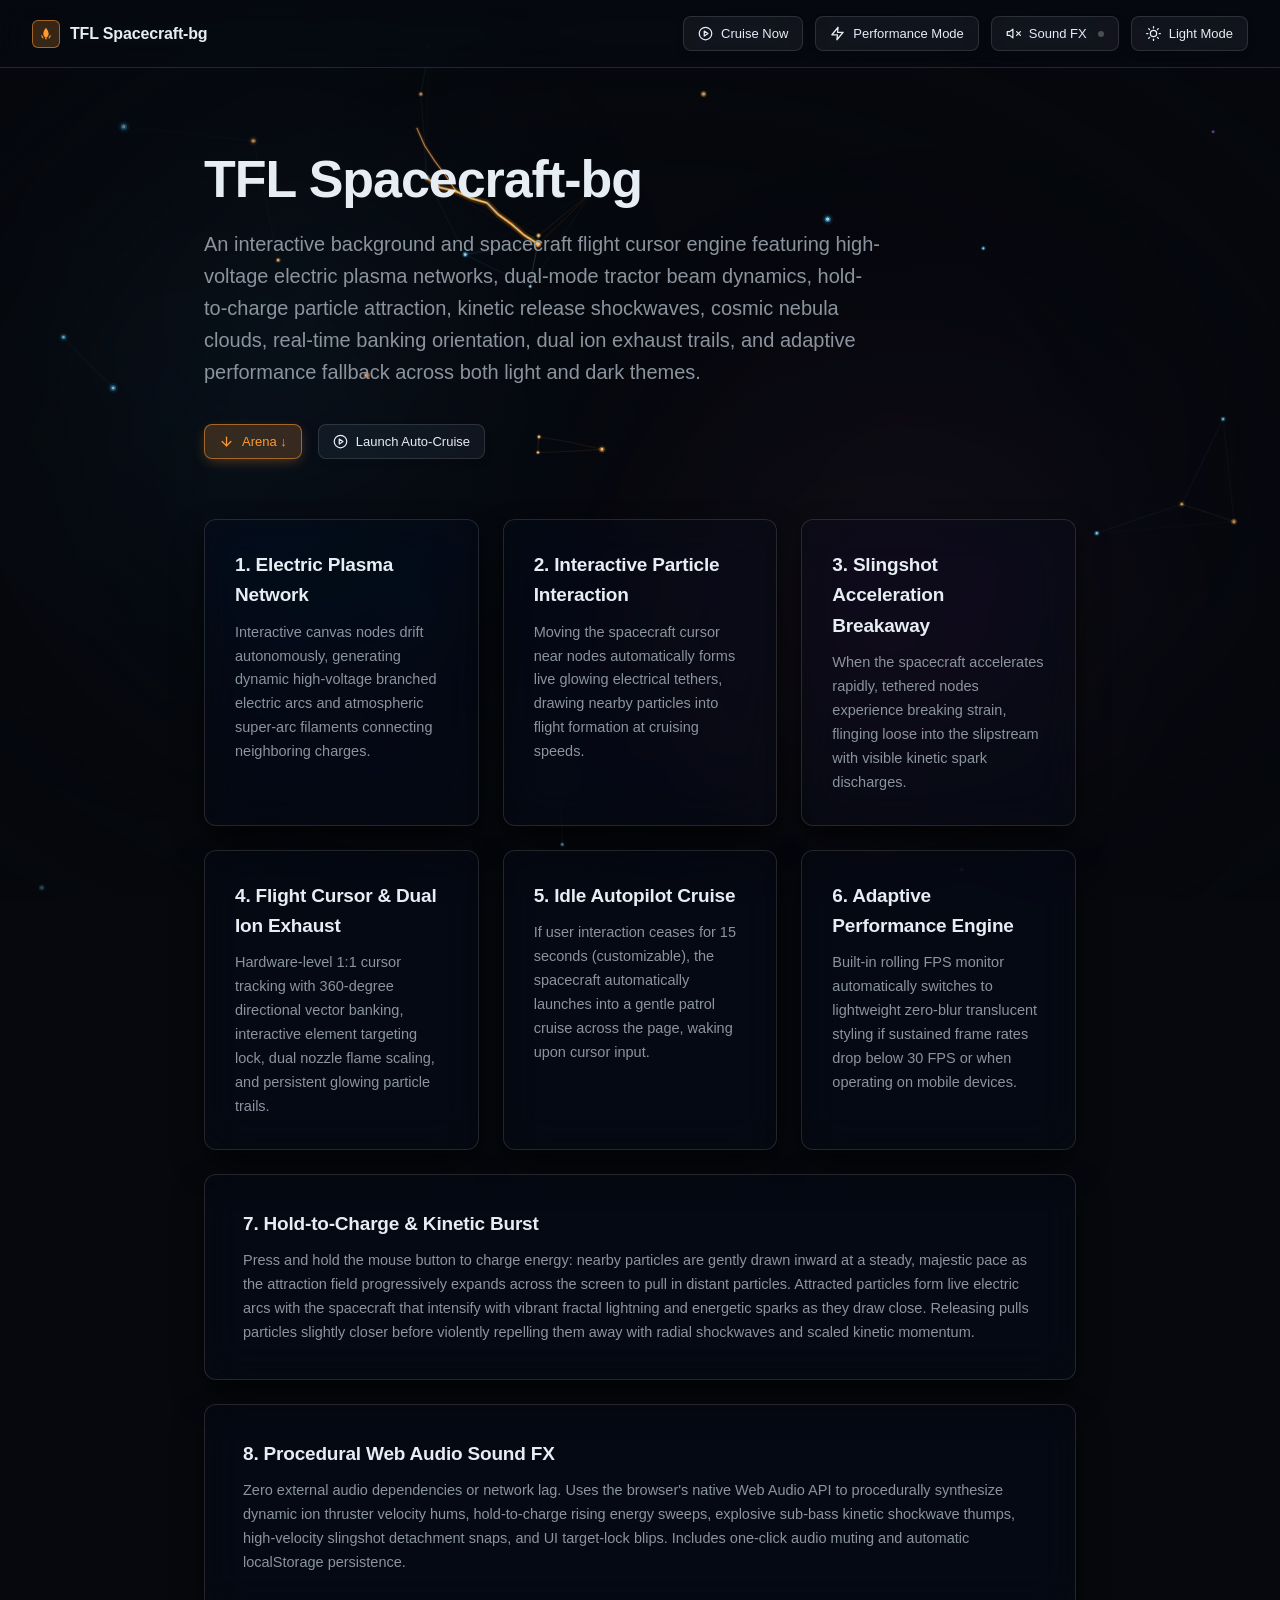
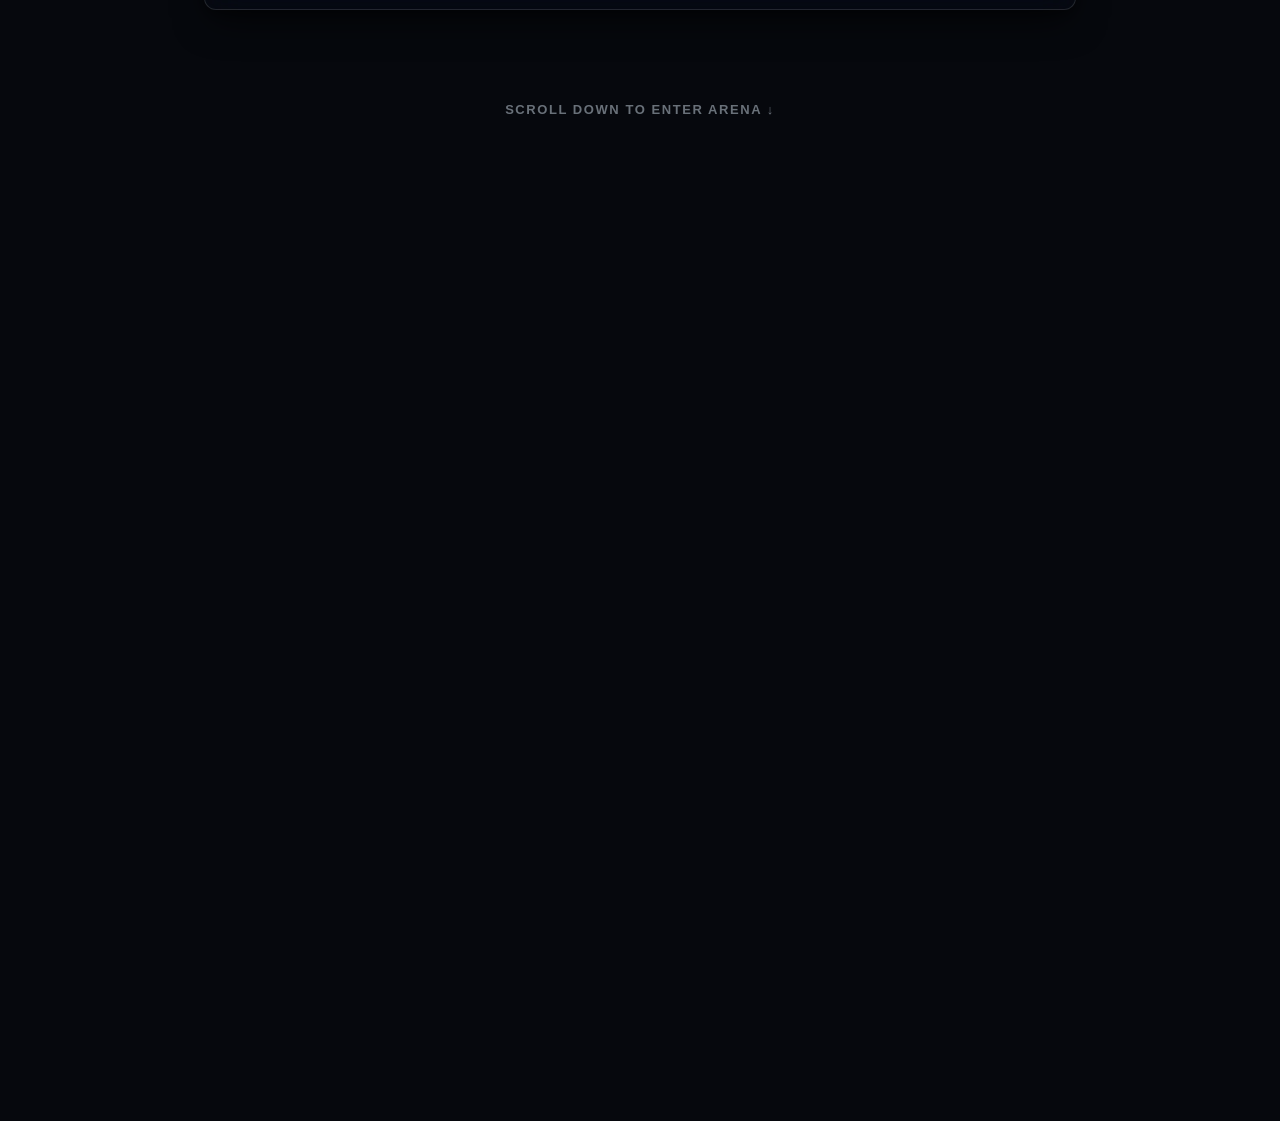
<file: index.html>
<!DOCTYPE html>
<html lang="en" data-theme="dark">
<head>
  <meta charset="UTF-8">
  <meta name="viewport" content="width=device-width, initial-scale=1.0">
  <title>TFL Spacecraft-bg — Interactive Demo</title>
  <meta name="theme-color" content="#06080d">

  <!-- Spacecraft FX Stylesheet (Includes Light & Dark Themes + Glass Utilities) -->
  <link rel="stylesheet" href="spacecraft-fx.css">

  <style>
    *, *::before, *::after {
      box-sizing: border-box;
      margin: 0;
      padding: 0;
    }

    html {
      scroll-behavior: smooth;
    }

    body {
      font-family: -apple-system, BlinkMacSystemFont, "Segoe UI", Roboto, Helvetica, Arial, sans-serif;
      background-color: var(--fx-bg);
      color: var(--fx-text);
      overflow-x: hidden;
      line-height: 1.6;
      transition: background-color 0.3s ease, color 0.3s ease;
    }

    /* Floating Header with Auto-Hide in Full Viewport Arena */
    .demo-header {
      position: fixed;
      top: 0;
      left: 0;
      right: 0;
      z-index: 100;
      display: flex;
      justify-content: space-between;
      align-items: center;
      padding: 16px 32px;
      backdrop-filter: blur(14px);
      -webkit-backdrop-filter: blur(14px);
      border-bottom: 1px solid var(--fx-glass-border);
      background: var(--fx-glass-bg);
      transition: transform 0.35s cubic-bezier(0.4, 0, 0.2, 1), background 0.3s ease, border-color 0.3s ease;
    }

    .demo-header.header-hidden {
      transform: translateY(-100%);
    }

    .demo-logo {
      display: flex;
      align-items: center;
      gap: 10px;
      font-size: 16px;
      font-weight: 700;
      letter-spacing: -0.01em;
      color: var(--fx-text);
      text-decoration: none;
    }

    .demo-logo-icon {
      display: inline-flex;
      align-items: center;
      justify-content: center;
      width: 28px;
      height: 28px;
      border-radius: 6px;
      background: var(--fx-btn-primary-bg);
      border: 1px solid var(--fx-btn-primary-border);
      color: var(--fx-btn-primary-text);
      font-size: 14px;
    }

    .demo-nav-actions {
      display: flex;
      align-items: center;
      gap: 12px;
      flex-wrap: wrap;
    }

    .nav-btn {
      display: inline-flex;
      align-items: center;
      justify-content: center;
      gap: 8px;
      padding: 8px 14px;
      font-size: 13px;
      font-weight: 500;
      line-height: 1;
      height: 35px;
      box-sizing: border-box;
      cursor: pointer;
      vertical-align: middle;
    }

    .nav-btn > span {
      display: inline-flex;
      align-items: center;
      line-height: 1;
    }

    .nav-icon,
    #sound-icon,
    #theme-icon {
      display: inline-flex;
      align-items: center;
      justify-content: center;
      width: 15px;
      height: 15px;
      line-height: 1;
      flex-shrink: 0;
    }

    .nav-btn svg {
      width: 15px;
      height: 15px;
      display: block;
      flex-shrink: 0;
    }

    .demo-content {
      position: relative;
      z-index: 1;
      max-width: 920px;
      margin: 0 auto;
      padding: 150px 24px 100px;
    }

    .badge {
      display: inline-flex;
      align-items: center;
      gap: 6px;
      font-size: 12px;
      font-weight: 700;
      text-transform: uppercase;
      letter-spacing: 0.1em;
      color: var(--fx-accent);
      background: rgba(var(--fx-accent-rgb), 0.12);
      border: 1px solid rgba(var(--fx-accent-rgb), 0.35);
      border-radius: 999px;
      padding: 5px 14px;
      margin-bottom: 22px;
      backdrop-filter: blur(10px);
      -webkit-backdrop-filter: blur(10px);
    }

    .badge-dot {
      width: 6px;
      height: 6px;
      border-radius: 50%;
      background-color: var(--fx-accent);
      box-shadow: 0 0 8px var(--fx-accent);
    }

    h1 {
      font-size: clamp(34px, 5vw, 52px);
      font-weight: 800;
      line-height: 1.15;
      margin-bottom: 18px;
      letter-spacing: -0.02em;
    }

    p.lead {
      font-size: clamp(17px, 2.2vw, 20px);
      color: var(--fx-text-muted);
      margin-bottom: 36px;
      max-width: 680px;
      line-height: 1.6;
    }

    .btn-group {
      display: flex;
      flex-wrap: wrap;
      gap: 16px;
      margin-bottom: 60px;
    }

    .cards-grid {
      display: grid;
      grid-template-columns: repeat(auto-fit, minmax(260px, 1fr));
      gap: 24px;
      margin-top: 40px;
    }

    .card-span-full {
      grid-column: 1 / -1;
    }

    .card-span-full .card-inner {
      padding: 34px 38px;
    }

    .card-inner {
      padding: 30px;
      height: 100%;
      display: flex;
      flex-direction: column;
    }

    .card-icon {
      font-size: 22px;
      margin-bottom: 16px;
      display: inline-block;
    }

    .card h3 {
      font-size: 19px;
      font-weight: 700;
      margin-bottom: 10px;
      color: var(--fx-text);
      letter-spacing: -0.01em;
    }

    .card p {
      color: var(--fx-text-muted);
      font-size: 14.5px;
      line-height: 1.65;
    }

    .scroll-hint {
      margin-top: 90px;
      text-align: center;
      color: var(--fx-text-muted);
      font-size: 13px;
      letter-spacing: 0.12em;
      text-transform: uppercase;
      font-weight: 600;
      opacity: 0.75;
    }



    /* Full Viewport Free Flight Arena */
    .arena-section {
      position: relative;
      width: 100vw;
      height: 100vh;
      min-height: 100vh;
      pointer-events: none;
    }
  </style>
</head>
<body>

  <!-- Floating Header with Theme Switcher and Mode Controls -->
  <header class="demo-header">
    <div class="demo-logo">
      <span class="demo-logo-icon">
        <svg viewBox="0 0 24 24" width="16" height="16" fill="currentColor">
          <path d="M12 2.5s-4 4.5-4 9.5c0 2.2 1.3 4 3 4.8V19l1 2 1-2v-2.2c1.7-.8 3-2.6 3-4.8 0-5-4-9.5-4-9.5zM6 13c-.6 0-1 .4-1 1 0 2.5 1.5 4.5 3 5.2V16.5C6.8 15.6 6 14.4 6 13zm12 0c0 1.4-.8 2.6-2 3.5v2.7c1.5-.7 3-2.7 3-5.2 0-.6-.4-1-1-1z"/>
        </svg>
      </span>
      <span>TFL Spacecraft-bg</span>
    </div>

    <div class="demo-nav-actions">
      <!-- Instant Auto-Cruise Test Button -->
      <button id="cruise-test-btn" class="fx-glass-btn fx-glass-btn-secondary nav-btn" title="Instantly trigger Idle Auto-Cruise without waiting 15 seconds">
        <span class="nav-icon">
          <svg viewBox="0 0 24 24" fill="none" stroke="currentColor" stroke-width="2" stroke-linecap="round" stroke-linejoin="round">
            <circle cx="12" cy="12" r="10"></circle>
            <polygon points="10 8 16 12 10 16 10 8"></polygon>
          </svg>
        </span>
        <span>Cruise Now</span>
      </button>

      <!-- Mode activation toggle -->
      <button id="lowperf-toggle-btn" class="fx-glass-btn fx-glass-btn-secondary nav-btn" title="Toggle Low-Performance Mode (< 30 FPS mode)">
        <span class="nav-icon">
          <svg viewBox="0 0 24 24" fill="none" stroke="currentColor" stroke-width="2" stroke-linecap="round" stroke-linejoin="round">
            <polygon points="13 2 3 14 12 14 11 22 21 10 12 10 13 2"></polygon>
          </svg>
        </span>
        <span id="lowperf-label">Performance Mode</span>
      </button>

      <!-- Sound FX Toggle Button -->
      <button id="sound-toggle-btn" class="fx-glass-btn fx-glass-btn-secondary nav-btn" aria-label="Toggle sound effects" title="Toggle Synthesized Sci-Fi Sound FX">
        <span id="sound-icon" class="nav-icon">
          <svg viewBox="0 0 24 24" fill="none" stroke="currentColor" stroke-width="2" stroke-linecap="round" stroke-linejoin="round">
            <polygon points="11 5 6 9 2 9 2 15 6 15 11 19 11 5"></polygon>
            <line x1="23" y1="9" x2="17" y2="15"></line>
            <line x1="17" y1="9" x2="23" y2="15"></line>
          </svg>
        </span>
        <span id="sound-label">Sound FX</span>
        <span class="nav-sound-dot" aria-hidden="true"></span>
      </button>

      <!-- Theme Switcher -->
      <button id="theme-toggle-btn" class="fx-glass-btn fx-glass-btn-secondary nav-btn" aria-label="Toggle light or dark theme" title="Toggle Light / Dark Theme">
        <span id="theme-icon" class="nav-icon">
          <!-- Default Moon Icon for Dark Theme -->
          <svg viewBox="0 0 24 24" fill="none" stroke="currentColor" stroke-width="2" stroke-linecap="round" stroke-linejoin="round">
            <path d="M21 12.79A9 9 0 1 1 11.21 3 7 7 0 0 0 21 12.79z"></path>
          </svg>
        </span>
        <span id="theme-label">Light Mode</span>
      </button>
    </div>
  </header>

  <!-- Demo Content -->
  <main class="demo-content">
    <h1>TFL Spacecraft-bg</h1>
    <p class="lead">
      An interactive background and spacecraft flight cursor engine featuring high-voltage electric plasma networks, dual-mode tractor beam dynamics, hold-to-charge particle attraction, kinetic release shockwaves, cosmic nebula clouds, real-time banking orientation, dual ion exhaust trails, and adaptive performance fallback across both light and dark themes.
    </p>

    <!-- Quick Navigation to Arena -->
    <div class="btn-group">
      <button class="fx-glass-btn fx-glass-btn-primary nav-btn" onclick="document.getElementById('arena').scrollIntoView({ behavior: 'smooth' });">
        <svg viewBox="0 0 24 24" fill="none" stroke="currentColor" stroke-width="2" stroke-linecap="round" stroke-linejoin="round">
          <line x1="12" y1="5" x2="12" y2="19"></line>
          <polyline points="19 12 12 19 5 12"></polyline>
        </svg>
        <span>Arena &darr;</span>
      </button>
      <button class="fx-glass-btn fx-glass-btn-secondary nav-btn" onclick="if (window.SpacecraftFX && window.SpacecraftFX.triggerAutoCruise) window.SpacecraftFX.triggerAutoCruise();">
        <svg viewBox="0 0 24 24" fill="none" stroke="currentColor" stroke-width="2" stroke-linecap="round" stroke-linejoin="round">
          <circle cx="12" cy="12" r="10"></circle>
          <polygon points="10 8 16 12 10 16 10 8"></polygon>
        </svg>
        <span>Launch Auto-Cruise</span>
      </button>
    </div>

    <!-- Features Cards Grid (7 Interactive Features) -->
    <div class="cards-grid">
      <div class="fx-glass-card card">
        <div class="card-inner">
          <h3>1. Electric Plasma Network</h3>
          <p>Interactive canvas nodes drift autonomously, generating dynamic high-voltage branched electric arcs and atmospheric super-arc filaments connecting neighboring charges.</p>
        </div>
      </div>

      <div class="fx-glass-card card">
        <div class="card-inner">
          <h3>2. Interactive Particle Interaction</h3>
          <p>Moving the spacecraft cursor near nodes automatically forms live glowing electrical tethers, drawing nearby particles into flight formation at cruising speeds.</p>
        </div>
      </div>

      <div class="fx-glass-card card">
        <div class="card-inner">
          <h3>3. Slingshot Acceleration Breakaway</h3>
          <p>When the spacecraft accelerates rapidly, tethered nodes experience breaking strain, flinging loose into the slipstream with visible kinetic spark discharges.</p>
        </div>
      </div>

      <div class="fx-glass-card card">
        <div class="card-inner">
          <h3>4. Flight Cursor & Dual Ion Exhaust</h3>
          <p>Hardware-level 1:1 cursor tracking with 360-degree directional vector banking, interactive element targeting lock, dual nozzle flame scaling, and persistent glowing particle trails.</p>
        </div>
      </div>

      <div class="fx-glass-card card">
        <div class="card-inner">
          <h3>5. Idle Autopilot Cruise</h3>
          <p>If user interaction ceases for 15 seconds (customizable), the spacecraft automatically launches into a gentle patrol cruise across the page, waking upon cursor input.</p>
        </div>
      </div>

      <div class="fx-glass-card card">
        <div class="card-inner">
          <h3>6. Adaptive Performance Engine</h3>
          <p>Built-in rolling FPS monitor automatically switches to lightweight zero-blur translucent styling if sustained frame rates drop below 30 FPS or when operating on mobile devices.</p>
        </div>
      </div>

      <div class="fx-glass-card card card-span-full">
        <div class="card-inner">
          <h3>7. Hold-to-Charge & Kinetic Burst</h3>
          <p>Press and hold the mouse button to charge energy: nearby particles are gently drawn inward at a steady, majestic pace as the attraction field progressively expands across the screen to pull in distant particles. Attracted particles form live electric arcs with the spacecraft that intensify with vibrant fractal lightning and energetic sparks as they draw close. Releasing pulls particles slightly closer before violently repelling them away with radial shockwaves and scaled kinetic momentum.</p>
        </div>
      </div>

      <div class="fx-glass-card card card-span-full">
        <div class="card-inner">
          <h3>8. Procedural Web Audio Sound FX</h3>
          <p>Zero external audio dependencies or network lag. Uses the browser's native Web Audio API to procedurally synthesize dynamic ion thruster velocity hums, hold-to-charge rising energy sweeps, explosive sub-bass kinetic shockwave thumps, high-velocity slingshot detachment snaps, and UI target-lock blips. Includes one-click audio muting and automatic localStorage persistence.</p>
        </div>
      </div>
    </div>

    <div class="scroll-hint" onclick="document.getElementById('arena').scrollIntoView({ behavior: 'smooth' });" style="cursor: pointer;" title="Click to scroll into Arena">
      Scroll down to enter Arena &darr;
    </div>
  </main>

  <!-- Arena (100vh unobstructed space to play) -->
  <section class="arena-section" id="arena"></section>

  <!-- Spacecraft FX Script (automatically mounts canvases, cursor, and monitors themes) -->
  <script src="spacecraft-fx.js"></script>
  <script>
    // Theme toggle interaction
    var themeBtn = document.getElementById('theme-toggle-btn');
    var themeIcon = document.getElementById('theme-icon');
    var themeLabel = document.getElementById('theme-label');

    var sunSvg = '<svg viewBox="0 0 24 24" fill="none" stroke="currentColor" stroke-width="2" stroke-linecap="round" stroke-linejoin="round"><circle cx="12" cy="12" r="5"></circle><line x1="12" y1="1" x2="12" y2="3"></line><line x1="12" y1="21" x2="12" y2="23"></line><line x1="4.22" y1="4.22" x2="5.64" y2="5.64"></line><line x1="18.36" y1="18.36" x2="19.78" y2="19.78"></line><line x1="1" y1="12" x2="3" y2="12"></line><line x1="21" y1="12" x2="23" y2="12"></line><line x1="4.22" y1="19.78" x2="5.64" y2="18.36"></line><line x1="18.36" y1="5.64" x2="19.78" y2="4.22"></line></svg>';
    var moonSvg = '<svg viewBox="0 0 24 24" fill="none" stroke="currentColor" stroke-width="2" stroke-linecap="round" stroke-linejoin="round"><path d="M21 12.79A9 9 0 1 1 11.21 3 7 7 0 0 0 21 12.79z"></path></svg>';

    function syncThemeUI(theme) {
      if (theme === 'light') {
        themeIcon.innerHTML = moonSvg;
        themeLabel.textContent = 'Dark Mode';
        document.querySelector('meta[name="theme-color"]').setAttribute('content', '#f1f5f9');
      } else {
        themeIcon.innerHTML = sunSvg;
        themeLabel.textContent = 'Light Mode';
        document.querySelector('meta[name="theme-color"]').setAttribute('content', '#06080d');
      }
    }

    themeBtn.addEventListener('click', function() {
      if (window.SpacecraftFX && window.SpacecraftFX.toggleTheme) {
        var newTheme = window.SpacecraftFX.toggleTheme();
        syncThemeUI(newTheme);
      } else {
        var isCurrentlyLight = document.documentElement.getAttribute('data-theme') === 'light';
        var next = isCurrentlyLight ? 'dark' : 'light';
        document.documentElement.setAttribute('data-theme', next);
        syncThemeUI(next);
      }
    });

    // Check initial state
    syncThemeUI(document.documentElement.getAttribute('data-theme') || 'dark');

    // Low-perf / < 30 FPS toggle interaction
    var lowperfBtn = document.getElementById('lowperf-toggle-btn');
    var lowperfLabel = document.getElementById('lowperf-label');
    if (lowperfBtn) {
      lowperfBtn.addEventListener('click', function() {
        var isLow = document.documentElement.classList.contains('low-perf');
        if (!isLow) {
          if (window.SpacecraftFX && window.SpacecraftFX.enableLowPerfMode) {
            window.SpacecraftFX.enableLowPerfMode('demo_button_clicked');
          } else {
            document.documentElement.classList.add('low-perf');
          }
          lowperfLabel.textContent = 'Low-Perf Active';
          lowperfBtn.style.borderColor = 'var(--fx-accent)';
          lowperfBtn.style.color = 'var(--fx-accent)';
        } else {
          location.reload();
        }
      });
    }

    // Immediate Cruise Test button
    var cruiseBtn = document.getElementById('cruise-test-btn');
    if (cruiseBtn) {
      cruiseBtn.addEventListener('click', function() {
        if (window.SpacecraftFX && window.SpacecraftFX.triggerAutoCruise) {
          window.SpacecraftFX.triggerAutoCruise();
        }
      });
    }

    // Sound FX toggle interaction
    var soundBtn = document.getElementById('sound-toggle-btn');
    var soundIcon = document.getElementById('sound-icon');
    var soundLabel = document.getElementById('sound-label');

    var soundOnSvg = '<svg viewBox="0 0 24 24" fill="none" stroke="currentColor" stroke-width="2" stroke-linecap="round" stroke-linejoin="round"><polygon points="11 5 6 9 2 9 2 15 6 15 11 19 11 5"></polygon><path d="M19.07 4.93a10 10 0 0 1 0 14.14M15.54 8.46a5 5 0 0 1 0 7.07"></path></svg>';
    var soundOffSvg = '<svg viewBox="0 0 24 24" fill="none" stroke="currentColor" stroke-width="2" stroke-linecap="round" stroke-linejoin="round"><polygon points="11 5 6 9 2 9 2 15 6 15 11 19 11 5"></polygon><line x1="23" y1="9" x2="17" y2="15"></line><line x1="17" y1="9" x2="23" y2="15"></line></svg>';

    function syncSoundUI(enabled) {
      if (enabled) {
        soundIcon.innerHTML = soundOnSvg;
        soundBtn.classList.add('sound-active');
        soundBtn.setAttribute('title', 'Sound FX: Active (Click to mute)');
      } else {
        soundIcon.innerHTML = soundOffSvg;
        soundBtn.classList.remove('sound-active');
        soundBtn.setAttribute('title', 'Sound FX: Muted (Click to enable)');
      }
    }

    if (soundBtn) {
      soundBtn.addEventListener('click', function() {
        if (window.SpacecraftFX && window.SpacecraftFX.toggleAudio) {
          var newState = window.SpacecraftFX.toggleAudio();
          syncSoundUI(newState);
        }
      });
      // Initial state sync
      var initialAudio = (window.SpacecraftFX && window.SpacecraftFX.isAudioEnabled) ?
        window.SpacecraftFX.isAudioEnabled() :
        (localStorage.getItem('spacecraft_fx_audio') === 'true');
      syncSoundUI(initialAudio);
    }

    window.addEventListener('spacecraftfx:audiochange', function(e) {
      if (e.detail && typeof e.detail.enabled === 'boolean') {
        syncSoundUI(e.detail.enabled);
      }
    });

    // Auto-hide header when scrolled down into Arena
    var headerEl = document.querySelector('.demo-header');
    var arenaEl = document.getElementById('arena');
    var lastScrollY = window.scrollY;

    function handleHeaderScroll() {
      var currentScrollY = window.scrollY;
      var arenaRect = arenaEl ? arenaEl.getBoundingClientRect() : null;

      var isInArena = arenaRect && arenaRect.top <= 120;

      if (isInArena && currentScrollY > lastScrollY && currentScrollY > 250) {
        headerEl.classList.add('header-hidden');
      } else if (currentScrollY < lastScrollY || currentScrollY < 180) {
        headerEl.classList.remove('header-hidden');
      }
      lastScrollY = currentScrollY;
    }

    window.addEventListener('scroll', handleHeaderScroll, { passive: true });

    window.addEventListener('mousemove', function(e) {
      if (e.clientY < 28) {
        headerEl.classList.remove('header-hidden');
      }
    }, { passive: true });
  </script>
</body>
</html>
</file>
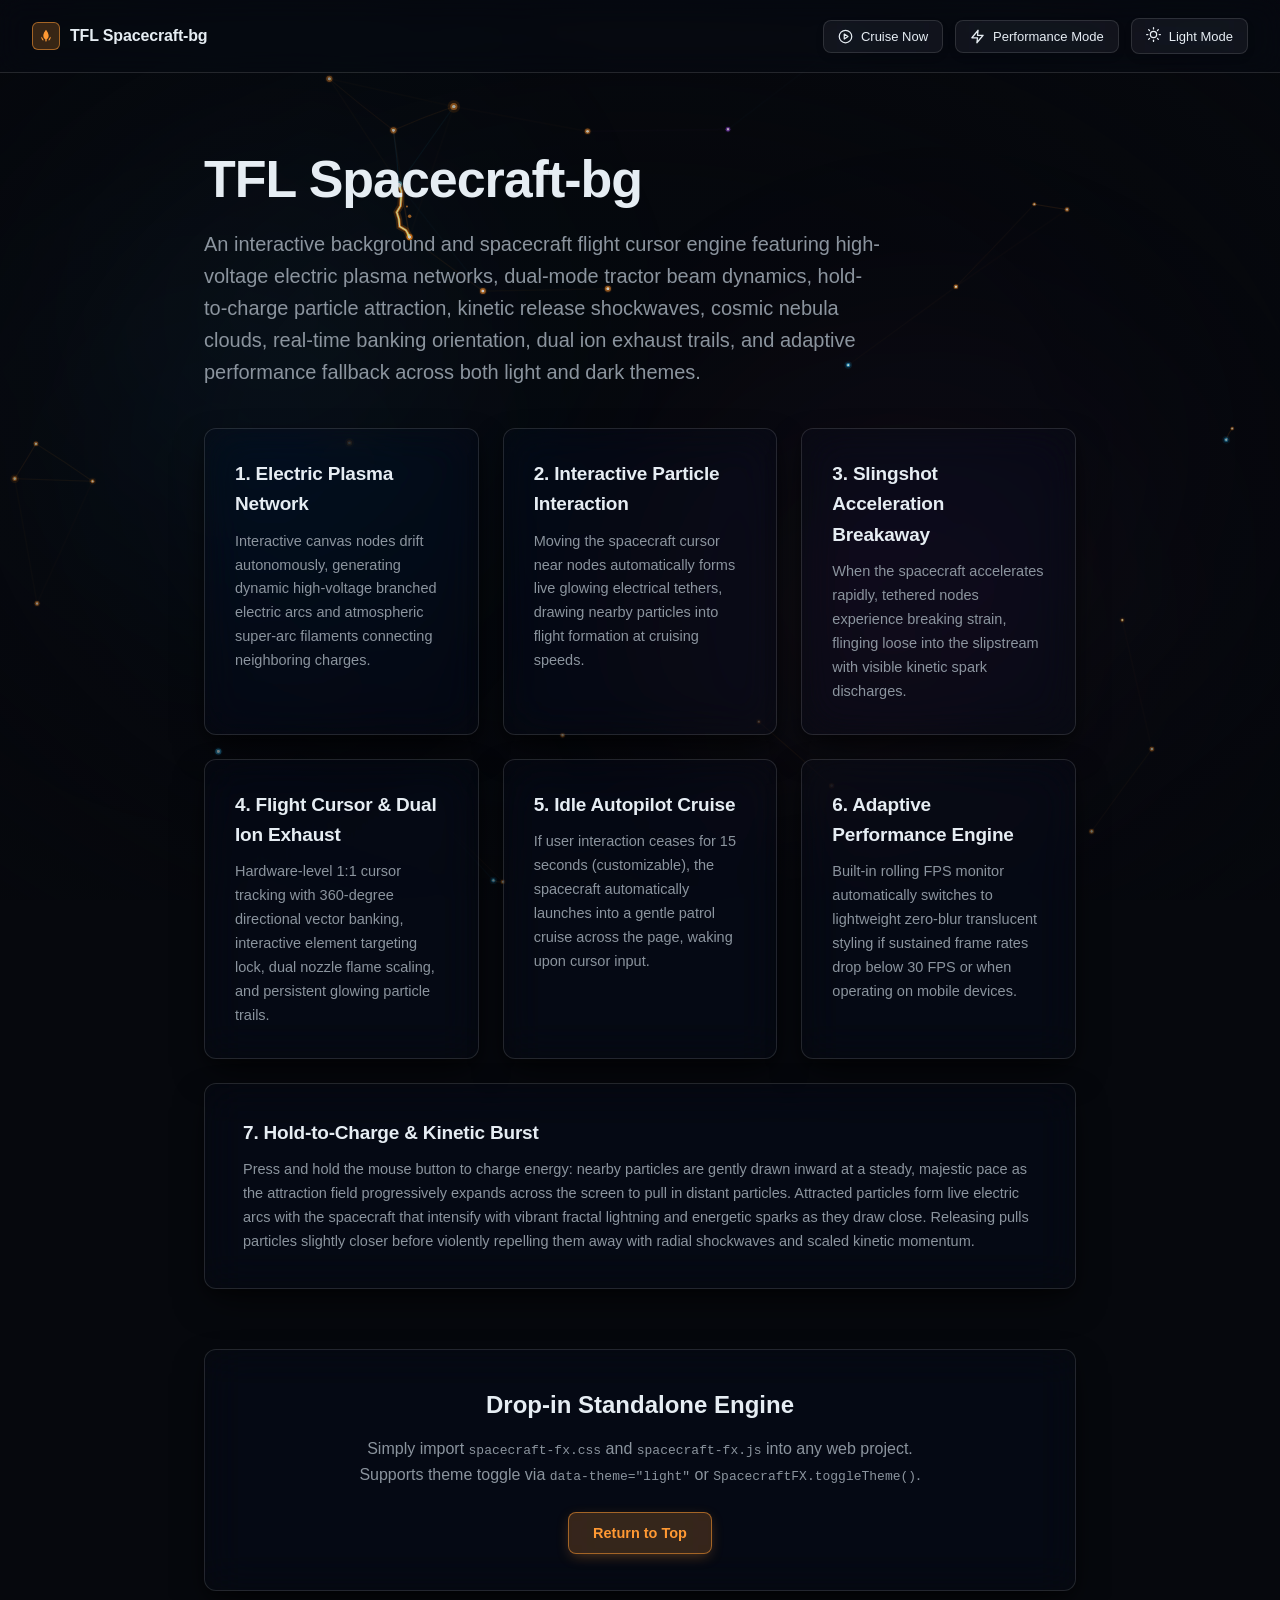
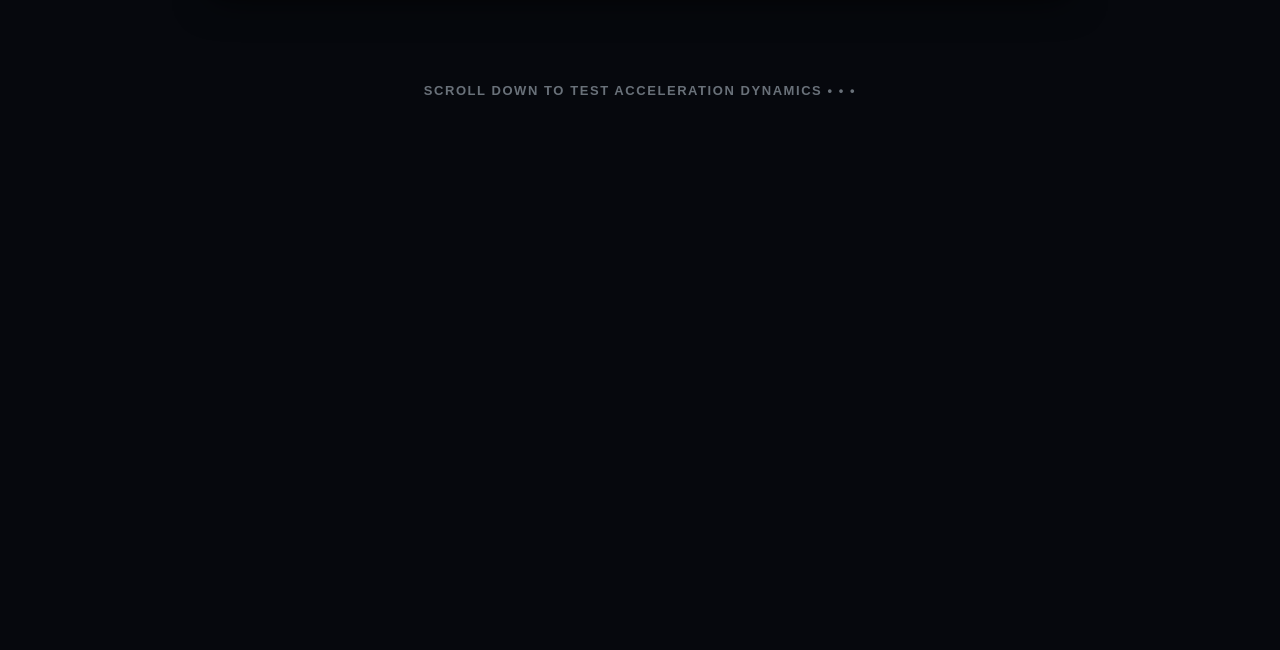
<file: demo.html>
<!DOCTYPE html>
<html lang="en" data-theme="dark">
<head>
  <meta charset="UTF-8">
  <meta name="viewport" content="width=device-width, initial-scale=1.0">
  <title>TFL Spacecraft-bg — Interactive Demo</title>
  <meta name="theme-color" content="#06080d">

  <!-- Spacecraft FX Stylesheet (Includes Light & Dark Themes + Glass Utilities) -->
  <link rel="stylesheet" href="spacecraft-fx.css">

  <style>
    *, *::before, *::after {
      box-sizing: border-box;
      margin: 0;
      padding: 0;
    }

    body {
      font-family: -apple-system, BlinkMacSystemFont, "Segoe UI", Roboto, Helvetica, Arial, sans-serif;
      background-color: var(--fx-bg);
      color: var(--fx-text);
      min-height: 250vh;
      overflow-x: hidden;
      line-height: 1.6;
      transition: background-color 0.3s ease, color 0.3s ease;
    }

    /* Floating Header with Theme Switcher */
    .demo-header {
      position: fixed;
      top: 0;
      left: 0;
      right: 0;
      z-index: 100;
      display: flex;
      justify-content: space-between;
      align-items: center;
      padding: 18px 32px;
      backdrop-filter: blur(14px);
      -webkit-backdrop-filter: blur(14px);
      border-bottom: 1px solid var(--fx-glass-border);
      background: var(--fx-glass-bg);
      transition: background 0.3s ease, border-color 0.3s ease;
    }

    .demo-logo {
      display: flex;
      align-items: center;
      gap: 10px;
      font-size: 16px;
      font-weight: 700;
      letter-spacing: -0.01em;
      color: var(--fx-text);
      text-decoration: none;
    }

    .demo-logo-icon {
      display: inline-flex;
      align-items: center;
      justify-content: center;
      width: 28px;
      height: 28px;
      border-radius: 6px;
      background: var(--fx-btn-primary-bg);
      border: 1px solid var(--fx-btn-primary-border);
      color: var(--fx-btn-primary-text);
      font-size: 14px;
    }

    .demo-nav-actions {
      display: flex;
      align-items: center;
      gap: 12px;
    }

    .nav-btn {
      display: inline-flex;
      align-items: center;
      gap: 8px;
      padding: 8px 14px;
      font-size: 13px;
      font-weight: 500;
      cursor: pointer;
    }

    .nav-btn svg {
      width: 15px;
      height: 15px;
      flex-shrink: 0;
    }

    .demo-content {
      position: relative;
      z-index: 1;
      max-width: 920px;
      margin: 0 auto;
      padding: 150px 24px 100px;
    }

    .badge {
      display: inline-flex;
      align-items: center;
      gap: 6px;
      font-size: 12px;
      font-weight: 700;
      text-transform: uppercase;
      letter-spacing: 0.1em;
      color: var(--fx-accent);
      background: rgba(var(--fx-accent-rgb), 0.12);
      border: 1px solid rgba(var(--fx-accent-rgb), 0.35);
      border-radius: 999px;
      padding: 5px 14px;
      margin-bottom: 22px;
      backdrop-filter: blur(10px);
      -webkit-backdrop-filter: blur(10px);
    }

    .badge-dot {
      width: 6px;
      height: 6px;
      border-radius: 50%;
      background-color: var(--fx-accent);
      box-shadow: 0 0 8px var(--fx-accent);
    }

    h1 {
      font-size: clamp(34px, 5vw, 52px);
      font-weight: 800;
      line-height: 1.15;
      margin-bottom: 18px;
      letter-spacing: -0.02em;
    }

    p.lead {
      font-size: clamp(17px, 2.2vw, 20px);
      color: var(--fx-text-muted);
      margin-bottom: 36px;
      max-width: 680px;
      line-height: 1.6;
    }

    .btn-group {
      display: flex;
      flex-wrap: wrap;
      gap: 16px;
      margin-bottom: 60px;
    }

    .cards-grid {
      display: grid;
      grid-template-columns: repeat(auto-fit, minmax(260px, 1fr));
      gap: 24px;
      margin-top: 40px;
    }

    .card-span-full {
      grid-column: 1 / -1;
    }

    .card-span-full .card-inner {
      padding: 34px 38px;
    }

    .card-inner {
      padding: 30px;
      height: 100%;
      display: flex;
      flex-direction: column;
    }

    .card-icon {
      font-size: 22px;
      margin-bottom: 16px;
      display: inline-block;
    }

    .card h3 {
      font-size: 19px;
      font-weight: 700;
      margin-bottom: 10px;
      color: var(--fx-text);
      letter-spacing: -0.01em;
    }

    .card p {
      color: var(--fx-text-muted);
      font-size: 14.5px;
      line-height: 1.65;
    }

    .scroll-hint {
      margin-top: 90px;
      text-align: center;
      color: var(--fx-text-muted);
      font-size: 13px;
      letter-spacing: 0.12em;
      text-transform: uppercase;
      font-weight: 600;
      opacity: 0.75;
    }

    .demo-footer-card {
      margin-top: 60px;
      padding: 36px;
      text-align: center;
    }

    .demo-footer-card h2 {
      font-size: 24px;
      margin-bottom: 12px;
    }

    .demo-footer-card p {
      color: var(--fx-text-muted);
      max-width: 600px;
      margin: 0 auto 24px;
    }
  </style>
</head>
<body>

  <!-- Floating Header with Theme Switcher and Mode Controls -->
  <header class="demo-header">
    <div class="demo-logo">
      <span class="demo-logo-icon">
        <svg viewBox="0 0 24 24" width="16" height="16" fill="currentColor">
          <path d="M12 2.5s-4 4.5-4 9.5c0 2.2 1.3 4 3 4.8V19l1 2 1-2v-2.2c1.7-.8 3-2.6 3-4.8 0-5-4-9.5-4-9.5zM6 13c-.6 0-1 .4-1 1 0 2.5 1.5 4.5 3 5.2V16.5C6.8 15.6 6 14.4 6 13zm12 0c0 1.4-.8 2.6-2 3.5v2.7c1.5-.7 3-2.7 3-5.2 0-.6-.4-1-1-1z"/>
        </svg>
      </span>
      <span>TFL Spacecraft-bg</span>
    </div>

    <div class="demo-nav-actions">
      <!-- Instant Auto-Cruise Test Button -->
      <button id="cruise-test-btn" class="fx-glass-btn fx-glass-btn-secondary nav-btn" title="Instantly trigger Idle Auto-Cruise without waiting 15 seconds">
        <svg viewBox="0 0 24 24" fill="none" stroke="currentColor" stroke-width="2" stroke-linecap="round" stroke-linejoin="round">
          <circle cx="12" cy="12" r="10"></circle>
          <polygon points="10 8 16 12 10 16 10 8"></polygon>
        </svg>
        <span>Cruise Now</span>
      </button>

      <!-- Mode activation toggle -->
      <button id="lowperf-toggle-btn" class="fx-glass-btn fx-glass-btn-secondary nav-btn" title="Toggle Low-Performance Mode (< 30 FPS mode)">
        <svg viewBox="0 0 24 24" fill="none" stroke="currentColor" stroke-width="2" stroke-linecap="round" stroke-linejoin="round">
          <polygon points="13 2 3 14 12 14 11 22 21 10 12 10 13 2"></polygon>
        </svg>
        <span id="lowperf-label">Performance Mode</span>
      </button>

      <!-- Theme Switcher -->
      <button id="theme-toggle-btn" class="fx-glass-btn fx-glass-btn-secondary nav-btn" aria-label="Toggle light or dark theme" title="Toggle Light / Dark Theme">
        <span id="theme-icon">
          <!-- Default Moon Icon for Dark Theme -->
          <svg viewBox="0 0 24 24" fill="none" stroke="currentColor" stroke-width="2" stroke-linecap="round" stroke-linejoin="round">
            <path d="M21 12.79A9 9 0 1 1 11.21 3 7 7 0 0 0 21 12.79z"></path>
          </svg>
        </span>
        <span id="theme-label">Light Mode</span>
      </button>
    </div>
  </header>

  <!-- Demo Content -->
  <main class="demo-content">
    <h1>TFL Spacecraft-bg</h1>
    <p class="lead">
      An interactive background and spacecraft flight cursor engine featuring high-voltage electric plasma networks, dual-mode tractor beam dynamics, hold-to-charge particle attraction, kinetic release shockwaves, cosmic nebula clouds, real-time banking orientation, dual ion exhaust trails, and adaptive performance fallback across both light and dark themes.
    </p>

    <!-- Features Cards Grid (7 Interactive Features) -->
    <div class="cards-grid">
      <div class="fx-glass-card card">
        <div class="card-inner">
          <h3>1. Electric Plasma Network</h3>
          <p>Interactive canvas nodes drift autonomously, generating dynamic high-voltage branched electric arcs and atmospheric super-arc filaments connecting neighboring charges.</p>
        </div>
      </div>

      <div class="fx-glass-card card">
        <div class="card-inner">
          <h3>2. Interactive Particle Interaction</h3>
          <p>Moving the spacecraft cursor near nodes automatically forms live glowing electrical tethers, drawing nearby particles into flight formation at cruising speeds.</p>
        </div>
      </div>

      <div class="fx-glass-card card">
        <div class="card-inner">
          <h3>3. Slingshot Acceleration Breakaway</h3>
          <p>When the spacecraft accelerates rapidly, tethered nodes experience breaking strain, flinging loose into the slipstream with visible kinetic spark discharges.</p>
        </div>
      </div>

      <div class="fx-glass-card card">
        <div class="card-inner">
          <h3>4. Flight Cursor & Dual Ion Exhaust</h3>
          <p>Hardware-level 1:1 cursor tracking with 360-degree directional vector banking, interactive element targeting lock, dual nozzle flame scaling, and persistent glowing particle trails.</p>
        </div>
      </div>

      <div class="fx-glass-card card">
        <div class="card-inner">
          <h3>5. Idle Autopilot Cruise</h3>
          <p>If user interaction ceases for 15 seconds (customizable), the spacecraft automatically launches into a gentle patrol cruise across the page, waking upon cursor input.</p>
        </div>
      </div>

      <div class="fx-glass-card card">
        <div class="card-inner">
          <h3>6. Adaptive Performance Engine</h3>
          <p>Built-in rolling FPS monitor automatically switches to lightweight zero-blur translucent styling if sustained frame rates drop below 30 FPS or when operating on mobile devices.</p>
        </div>
      </div>

      <div class="fx-glass-card card card-span-full">
        <div class="card-inner">
          <h3>7. Hold-to-Charge & Kinetic Burst</h3>
          <p>Press and hold the mouse button to charge energy: nearby particles are gently drawn inward at a steady, majestic pace as the attraction field progressively expands across the screen to pull in distant particles. Attracted particles form live electric arcs with the spacecraft that intensify with vibrant fractal lightning and energetic sparks as they draw close. Releasing pulls particles slightly closer before violently repelling them away with radial shockwaves and scaled kinetic momentum.</p>
        </div>
      </div>
    </div>

    <div class="fx-glass-card demo-footer-card">
      <h2>Drop-in Standalone Engine</h2>
      <p>Simply import <code>spacecraft-fx.css</code> and <code>spacecraft-fx.js</code> into any web project. Supports theme toggle via <code>data-theme="light"</code> or <code>SpacecraftFX.toggleTheme()</code>.</p>
      <button class="fx-glass-btn fx-glass-btn-primary" onclick="window.scrollTo({top: 0, behavior: 'smooth'});">
        <span>Return to Top</span>
      </button>
    </div>

    <div class="scroll-hint">
      Scroll down to test acceleration dynamics &bull; &bull; &bull;
    </div>
  </main>

  <!-- Spacecraft FX Script (automatically mounts canvases, cursor, and monitors themes) -->
  <script src="spacecraft-fx.js"></script>
  <script>
    // Theme toggle interaction
    var themeBtn = document.getElementById('theme-toggle-btn');
    var themeIcon = document.getElementById('theme-icon');
    var themeLabel = document.getElementById('theme-label');

    var sunSvg = '<svg viewBox="0 0 24 24" fill="none" stroke="currentColor" stroke-width="2" stroke-linecap="round" stroke-linejoin="round"><circle cx="12" cy="12" r="5"></circle><line x1="12" y1="1" x2="12" y2="3"></line><line x1="12" y1="21" x2="12" y2="23"></line><line x1="4.22" y1="4.22" x2="5.64" y2="5.64"></line><line x1="18.36" y1="18.36" x2="19.78" y2="19.78"></line><line x1="1" y1="12" x2="3" y2="12"></line><line x1="21" y1="12" x2="23" y2="12"></line><line x1="4.22" y1="19.78" x2="5.64" y2="18.36"></line><line x1="18.36" y1="5.64" x2="19.78" y2="4.22"></line></svg>';
    var moonSvg = '<svg viewBox="0 0 24 24" fill="none" stroke="currentColor" stroke-width="2" stroke-linecap="round" stroke-linejoin="round"><path d="M21 12.79A9 9 0 1 1 11.21 3 7 7 0 0 0 21 12.79z"></path></svg>';

    function syncThemeUI(theme) {
      if (theme === 'light') {
        themeIcon.innerHTML = moonSvg;
        themeLabel.textContent = 'Dark Mode';
        document.querySelector('meta[name="theme-color"]').setAttribute('content', '#f1f5f9');
      } else {
        themeIcon.innerHTML = sunSvg;
        themeLabel.textContent = 'Light Mode';
        document.querySelector('meta[name="theme-color"]').setAttribute('content', '#06080d');
      }
    }

    themeBtn.addEventListener('click', function() {
      if (window.SpacecraftFX && window.SpacecraftFX.toggleTheme) {
        var newTheme = window.SpacecraftFX.toggleTheme();
        syncThemeUI(newTheme);
      } else {
        var isCurrentlyLight = document.documentElement.getAttribute('data-theme') === 'light';
        var next = isCurrentlyLight ? 'dark' : 'light';
        document.documentElement.setAttribute('data-theme', next);
        syncThemeUI(next);
      }
    });

    // Check initial state
    syncThemeUI(document.documentElement.getAttribute('data-theme') || 'dark');

    // Low-perf / < 30 FPS toggle interaction
    var lowperfBtn = document.getElementById('lowperf-toggle-btn');
    var lowperfLabel = document.getElementById('lowperf-label');
    if (lowperfBtn) {
      lowperfBtn.addEventListener('click', function() {
        var isLow = document.documentElement.classList.contains('low-perf');
        if (!isLow) {
          if (window.SpacecraftFX && window.SpacecraftFX.enableLowPerfMode) {
            window.SpacecraftFX.enableLowPerfMode('demo_button_clicked');
          } else {
            document.documentElement.classList.add('low-perf');
          }
          lowperfLabel.textContent = 'Low-Perf Active';
          lowperfBtn.style.borderColor = 'var(--fx-accent)';
          lowperfBtn.style.color = 'var(--fx-accent)';
        } else {
          location.reload();
        }
      });
    }

    // Immediate Cruise Test button
    var cruiseBtn = document.getElementById('cruise-test-btn');
    if (cruiseBtn) {
      cruiseBtn.addEventListener('click', function() {
        if (window.SpacecraftFX && window.SpacecraftFX.triggerAutoCruise) {
          window.SpacecraftFX.triggerAutoCruise();
        }
      });
    }
  </script>
</body>
</html>
</file>
<file: spacecraft-fx.css>
/* ===================================================
   SPACECRAFT FX — Background & Cursor Package
   spacecraft-fx.css (Supports Dark & Light Themes)
=================================================== */

/* --- THEME TOKENS (DARK & LIGHT) ------------------ */
:root,
[data-theme="dark"] {
  --fx-bg: #06080d;
  --fx-text: #e6edf3;
  --fx-text-muted: #8b949e;
  --fx-accent: #ff9933;
  --fx-accent-rgb: 255, 153, 51;
  --fx-vignette: radial-gradient(ellipse 90% 85% at 50% 50%, rgba(6, 8, 13, 0.22) 35%, rgba(6, 8, 13, 0.76) 78%, #06080d 100%);

  /* Liquid Glass Slab Tokens (Dark) */
  --fx-glass-bg: rgba(13, 17, 28, 0.22);
  --fx-glass-bg-hover: rgba(18, 25, 42, 0.32);
  --fx-glass-border: rgba(255, 255, 255, 0.12);
  --fx-glass-border-hover: rgba(255, 153, 51, 0.55);
  --fx-glass-blur: blur(20px) saturate(190%);
  --fx-glass-shadow: 0 16px 36px -8px rgba(0, 0, 0, 0.65), 0 4px 12px 0 rgba(0, 0, 0, 0.3);

  /* Button Tokens (Dark) */
  --fx-btn-primary-bg: rgba(255, 153, 51, 0.2);
  --fx-btn-primary-border: rgba(255, 153, 51, 0.55);
  --fx-btn-primary-text: #ff9933;
  --fx-btn-primary-hover-bg: rgba(255, 153, 51, 0.32);

  --fx-btn-secondary-bg: rgba(255, 255, 255, 0.05);
  --fx-btn-secondary-border: rgba(255, 255, 255, 0.12);
  --fx-btn-secondary-text: #e6edf3;
  --fx-btn-secondary-hover-bg: rgba(255, 255, 255, 0.1);
}

[data-theme="light"],
.light-theme {
  --fx-bg: #f1f5f9;
  --fx-text: #0f172a;
  --fx-text-muted: #475569;
  --fx-accent: #ea580c;
  --fx-accent-rgb: 234, 88, 12;
  --fx-vignette: radial-gradient(ellipse 90% 85% at 50% 50%, rgba(241, 245, 249, 0.25) 35%, rgba(226, 232, 240, 0.75) 78%, #e2e8f0 100%);

  /* Liquid Glass Slab Tokens (Light) - Uniform 4-Sided Border & Clean Refraction */
  --fx-glass-bg: rgba(255, 255, 255, 0.22);
  --fx-glass-bg-hover: rgba(255, 255, 255, 0.35);
  --fx-glass-border: rgba(15, 23, 42, 0.1);
  --fx-glass-border-hover: rgba(234, 88, 12, 0.55);
  --fx-glass-blur: blur(20px) saturate(200%);
  --fx-glass-shadow: 0 16px 36px -8px rgba(15, 23, 42, 0.08), 0 4px 12px 0 rgba(15, 23, 42, 0.03);

  /* Button Tokens (Light) */
  --fx-btn-primary-bg: rgba(234, 88, 12, 0.12);
  --fx-btn-primary-border: rgba(234, 88, 12, 0.45);
  --fx-btn-primary-text: #c2410c;
  --fx-btn-primary-hover-bg: rgba(234, 88, 12, 0.22);

  --fx-btn-secondary-bg: rgba(255, 255, 255, 0.45);
  --fx-btn-secondary-border: rgba(15, 23, 42, 0.12);
  --fx-btn-secondary-text: #0f172a;
  --fx-btn-secondary-hover-bg: rgba(255, 255, 255, 0.65);
}

/* 1. FUTURISTIC ELECTRIC NETWORK BACKGROUND */
.cyber-network-bg {
  position: fixed;
  inset: 0;
  width: 100vw;
  height: 100vh;
  pointer-events: none;
  z-index: 0;
  overflow: hidden;
  background-color: var(--fx-bg);
  transition: background-color 0.3s ease;
}

/* Minimal Cosmic Nebula Clouds */
.cyber-nebula-clouds {
  position: absolute;
  inset: -15%;
  width: 130%;
  height: 130%;
  pointer-events: none;
  overflow: hidden;
  will-change: transform;
}

.nebula-cloud {
  position: absolute;
  border-radius: 50%;
  filter: blur(80px);
  opacity: 0.75;
  mix-blend-mode: screen;
  will-change: transform, opacity;
  pointer-events: none;
  transition: opacity 0.3s ease;
}

[data-theme="light"] .nebula-cloud,
.light-theme .nebula-cloud {
  mix-blend-mode: multiply;
  opacity: 0.85;
}

.cloud-cyan {
  top: 10%;
  left: 8%;
  width: 52vw;
  height: 52vw;
  max-width: 720px;
  max-height: 720px;
  background: radial-gradient(circle, rgba(56, 189, 248, 0.08) 0%, rgba(14, 165, 233, 0.03) 45%, transparent 70%);
  animation: nebulaFloat1 36s ease-in-out infinite alternate;
}

[data-theme="light"] .cloud-cyan,
.light-theme .cloud-cyan {
  background: radial-gradient(circle, rgba(14, 165, 233, 0.14) 0%, rgba(56, 189, 248, 0.05) 45%, transparent 70%);
}

.cloud-violet {
  bottom: 8%;
  right: 10%;
  width: 58vw;
  height: 58vw;
  max-width: 780px;
  max-height: 780px;
  background: radial-gradient(circle, rgba(168, 85, 247, 0.065) 0%, rgba(126, 34, 206, 0.025) 50%, transparent 70%);
  animation: nebulaFloat2 44s ease-in-out infinite alternate;
}

[data-theme="light"] .cloud-violet,
.light-theme .cloud-violet {
  background: radial-gradient(circle, rgba(147, 51, 234, 0.12) 0%, rgba(168, 85, 247, 0.04) 50%, transparent 70%);
}

.cloud-amber {
  top: 42%;
  left: 48%;
  width: 44vw;
  height: 44vw;
  max-width: 580px;
  max-height: 580px;
  background: radial-gradient(circle, rgba(255, 153, 51, 0.05) 0%, rgba(255, 120, 0, 0.018) 45%, transparent 68%);
  animation: nebulaFloat3 32s ease-in-out infinite alternate;
}

[data-theme="light"] .cloud-amber,
.light-theme .cloud-amber {
  background: radial-gradient(circle, rgba(249, 115, 22, 0.11) 0%, rgba(251, 146, 60, 0.03) 45%, transparent 68%);
}

.cloud-drift {
  bottom: 22%;
  left: 6%;
  width: 48vw;
  height: 48vw;
  max-width: 640px;
  max-height: 640px;
  background: radial-gradient(circle, rgba(14, 165, 233, 0.045) 0%, rgba(99, 102, 241, 0.02) 50%, transparent 70%);
  animation: nebulaFloat4 40s ease-in-out infinite alternate;
}

[data-theme="light"] .cloud-drift,
.light-theme .cloud-drift {
  background: radial-gradient(circle, rgba(99, 102, 241, 0.11) 0%, rgba(129, 140, 248, 0.03) 50%, transparent 70%);
}

@keyframes nebulaFloat1 {
  0% {
    transform: translate(0, 0) scale(1) rotate(0deg);
  }

  50% {
    transform: translate(4vw, 3vh) scale(1.08) rotate(12deg);
  }

  100% {
    transform: translate(-3vw, -2vh) scale(0.95) rotate(-8deg);
  }
}

@keyframes nebulaFloat2 {
  0% {
    transform: translate(0, 0) scale(1) rotate(0deg);
  }

  50% {
    transform: translate(-5vw, -3vh) scale(1.1) rotate(-10deg);
  }

  100% {
    transform: translate(3vw, 4vh) scale(0.92) rotate(12deg);
  }
}

@keyframes nebulaFloat3 {
  0% {
    transform: translate(0, 0) scale(1);
  }

  50% {
    transform: translate(-3vw, 4vh) scale(1.12);
  }

  100% {
    transform: translate(4vw, -2vh) scale(0.9);
  }
}

@keyframes nebulaFloat4 {
  0% {
    transform: translate(0, 0) scale(0.95);
  }

  50% {
    transform: translate(3vw, -4vh) scale(1.08);
  }

  100% {
    transform: translate(-4vw, 2vh) scale(1.0);
  }
}

#cyber-network-canvas {
  position: absolute;
  top: 0;
  left: 0;
  width: 100%;
  height: 100%;
  display: block;
}

.cyber-network-vignette {
  position: absolute;
  inset: 0;
  background: var(--fx-vignette);
  pointer-events: none;
  transition: background 0.3s ease;
}

@media (prefers-reduced-motion: reduce) {
  .cyber-network-bg {
    display: none;
  }
}

@media (hover: none) {
  .cyber-network-bg {
    opacity: 0.6;
  }
}

/* 2. ION EXHAUST TRAIL CANVAS */
.spacecraft-trail-canvas {
  position: fixed;
  inset: 0;
  width: 100vw;
  height: 100vh;
  pointer-events: none;
  z-index: 99999;
}

/* 3. MINIATURE SPACECRAFT CURSOR */
.spacecraft-cursor {
  position: fixed;
  top: 0;
  left: 0;
  width: 32px;
  height: 42px;
  pointer-events: none;
  z-index: 2147483647;
  opacity: 0;
  will-change: transform, opacity;
  transition: opacity 0.22s ease-out;
  display: block;
}

.spacecraft-cursor.is-active {
  opacity: 1;
}

.spacecraft-svg {
  display: block;
  width: 100%;
  height: 100%;
  transform-origin: 16px 18px;
  will-change: transform;
  overflow: visible;
}

/* Spacecraft Light Theme Adaptations (Frost Titanium Hull & Defined Beacon Tip) */
[data-theme="light"] .sc-hull,
.light-theme .sc-hull {
  stroke: #0284c7;
  stroke-width: 1.2px;
  filter: drop-shadow(0 2px 4px rgba(15, 23, 42, 0.25));
}

[data-theme="light"] .sc-wings,
.light-theme .sc-wings {
  stroke: #0369a1;
  stroke-width: 1px;
}

[data-theme="light"] .sc-canopy,
.light-theme .sc-canopy {
  fill: #0284c7;
}

/* Light theme beacon tip: High-visibility targeting beacon (not white) */
[data-theme="light"] .sc-beacon,
.light-theme .sc-beacon {
  fill: #ea580c !important;
  filter: drop-shadow(0 0 3px #ea580c) !important;
}

[data-theme="light"] .spacecraft-svg line,
.light-theme .spacecraft-svg line {
  stroke: rgba(2, 132, 199, 0.55);
}

/* Hover targeting feedback */
.spacecraft-cursor.is-targeting .sc-hull,
.spacecraft-cursor.is-targeting .sc-wings {
  stroke: var(--fx-accent);
  filter: drop-shadow(0 0 6px rgba(var(--fx-accent-rgb), 0.75));
}

.spacecraft-cursor.is-targeting .sc-canopy {
  fill: var(--fx-accent);
}

/* Spacecraft Charge-Up & Hold Feedback */
.spacecraft-cursor.is-charging .sc-hull {
  stroke: #ff9933;
  filter: drop-shadow(0 0 8px rgba(255, 153, 51, 0.95)) drop-shadow(0 0 16px rgba(56, 189, 248, 0.75));
}

.spacecraft-cursor.is-charging .sc-wings {
  stroke: #38bdf8;
  filter: drop-shadow(0 0 6px rgba(56, 189, 248, 0.85));
}

.spacecraft-cursor.is-charging .sc-canopy {
  fill: #38bdf8;
  filter: drop-shadow(0 0 6px #38bdf8);
}

.spacecraft-cursor.is-charging .sc-emitter {
  fill: #ffffff;
  filter: drop-shadow(0 0 6px #ffffff) drop-shadow(0 0 10px #ff9933);
}

[data-theme="light"] .spacecraft-cursor.is-charging .sc-hull,
.light-theme .spacecraft-cursor.is-charging .sc-hull {
  stroke: #ea580c;
  filter: drop-shadow(0 0 8px rgba(234, 88, 12, 0.85)) drop-shadow(0 0 14px rgba(2, 132, 199, 0.5));
}

[data-theme="light"] .spacecraft-cursor.is-charging .sc-wings,
.light-theme .spacecraft-cursor.is-charging .sc-wings {
  stroke: #0284c7;
  filter: drop-shadow(0 0 6px rgba(2, 132, 199, 0.75));
}

[data-theme="light"] .spacecraft-cursor.is-charging .sc-canopy,
.light-theme .spacecraft-cursor.is-charging .sc-canopy {
  fill: #0284c7;
  filter: drop-shadow(0 0 6px #0284c7);
}

[data-theme="light"] .spacecraft-cursor.is-charging .sc-emitter,
.light-theme .spacecraft-cursor.is-charging .sc-emitter {
  fill: #ea580c;
  filter: drop-shadow(0 0 6px #ea580c);
}

/* Dual Engine Flames Flicker Animation */
.sc-flame-left {
  transform-origin: 10.5px 27px;
  animation: scFlameFlickerLeft 0.11s ease-in-out infinite alternate;
}

.sc-flame-right {
  transform-origin: 21.5px 27px;
  animation: scFlameFlickerRight 0.13s ease-in-out infinite alternate;
}

@keyframes scFlameFlickerLeft {
  0% {
    opacity: 0.8;
    transform: scaleY(0.9);
  }

  100% {
    opacity: 1;
    transform: scaleY(1.15);
  }
}

@keyframes scFlameFlickerRight {
  0% {
    opacity: 0.85;
    transform: scaleY(1.15);
  }

  100% {
    opacity: 0.95;
    transform: scaleY(0.9);
  }
}

/* Hide default cursor on desktop pointer devices ONLY when not low-perf or no-gpu */
@media (any-pointer: fine),
(hover: hover),
(pointer: fine) {

  html:not(.no-gpu):not(.low-perf),
  html:not(.no-gpu):not(.low-perf) body,
  html:not(.no-gpu):not(.low-perf) * {
    cursor: none !important;
  }
}

/* Fallback: hide custom cursor and trail on touch-only mobile devices */
@media (hover: none) and (pointer: coarse) {

  .spacecraft-cursor,
  .spacecraft-trail-canvas {
    display: none !important;
  }
}

/* Fallback: Restore standard normal native cursor when running in low-perf or without GPU */
.no-gpu,
.no-gpu body,
.no-gpu *,
.low-perf,
.low-perf body,
.low-perf * {
  cursor: auto !important;
}

.no-gpu a,
.no-gpu button,
.no-gpu [role="button"],
.low-perf a,
.low-perf button,
.low-perf [role="button"] {
  cursor: pointer !important;
}

.no-gpu input,
.no-gpu textarea,
.low-perf input,
.low-perf textarea {
  cursor: text !important;
}

.no-gpu .spacecraft-cursor,
.no-gpu .spacecraft-trail-canvas,
.low-perf .spacecraft-cursor,
.low-perf .spacecraft-trail-canvas {
  display: none !important;
}

.no-gpu .cyber-nebula-clouds,
.no-gpu .nebula-cloud,
.low-perf .cyber-nebula-clouds,
.low-perf .nebula-cloud {
  display: none !important;
  animation: none !important;
  filter: none !important;
}

/* ── Low-Performance & Mobile Translucent Window Mode (Zero Blur GPU Overhead) ── */
.low-perf *,
.low-perf *::before,
.low-perf *::after {
  backdrop-filter: none !important;
  -webkit-backdrop-filter: none !important;
}

.low-perf {
  --fx-glass-blur: none !important;
  --fx-glass-bg: rgba(255, 255, 255, 0.90) !important;
  --fx-glass-bg-hover: rgba(248, 250, 252, 0.95) !important;
  --fx-glass-border: rgba(15, 23, 42, 0.12) !important;
  --fx-glass-shadow: 0 4px 16px rgba(15, 23, 42, 0.08) !important;
}

[data-theme="dark"].low-perf,
.is-dark.low-perf {
  --fx-glass-blur: none !important;
  --fx-glass-bg: rgba(13, 17, 28, 0.88) !important;
  --fx-glass-bg-hover: rgba(22, 30, 48, 0.92) !important;
  --fx-glass-border: rgba(255, 255, 255, 0.12) !important;
  --fx-glass-shadow: 0 4px 16px rgba(0, 0, 0, 0.4) !important;
}

@media (max-width: 768px),
(pointer: coarse) and (hover: none) {

  .cyber-nebula-clouds,
  .nebula-cloud {
    display: none !important;
    animation: none !important;
    filter: none !important;
  }

  .spacecraft-cursor,
  .spacecraft-trail-canvas {
    display: none !important;
  }

  .fx-glass-card,
  .fx-glass-btn {
    backdrop-filter: none !important;
    -webkit-backdrop-filter: none !important;
  }
}

/* ===================================================
   REUSABLE LIQUID GLASS CARD & BUTTON UTILITIES
=================================================== */

/* Liquid Glass Cards */
.fx-glass-card {
  position: relative;
  background: var(--fx-glass-bg);
  border: 1px solid var(--fx-glass-border);
  backdrop-filter: var(--fx-glass-blur);
  -webkit-backdrop-filter: var(--fx-glass-blur);
  box-shadow: var(--fx-glass-shadow);
  border-radius: 12px;
  color: var(--fx-text);
  transition: transform 0.25s cubic-bezier(0.4, 0, 0.2, 1),
    border-color 0.25s cubic-bezier(0.4, 0, 0.2, 1),
    box-shadow 0.25s cubic-bezier(0.4, 0, 0.2, 1),
    background 0.25s cubic-bezier(0.4, 0, 0.2, 1);
}

.fx-glass-card:hover {
  background: var(--fx-glass-bg-hover);
  border-color: var(--fx-glass-border-hover);
  transform: translateY(-4px);
  box-shadow: var(--fx-glass-shadow), 0 0 24px -4px rgba(var(--fx-accent-rgb), 0.2);
}

/* Liquid Glass Buttons */
.fx-glass-btn {
  display: inline-flex;
  align-items: center;
  justify-content: center;
  gap: 8px;
  font-family: inherit;
  font-size: 14.5px;
  font-weight: 600;
  padding: 12px 24px;
  border-radius: 8px;
  backdrop-filter: var(--fx-glass-blur);
  -webkit-backdrop-filter: var(--fx-glass-blur);
  transition: transform 0.2s cubic-bezier(0.4, 0, 0.2, 1),
    box-shadow 0.2s cubic-bezier(0.4, 0, 0.2, 1),
    background 0.2s cubic-bezier(0.4, 0, 0.2, 1),
    border-color 0.2s cubic-bezier(0.4, 0, 0.2, 1),
    color 0.2s cubic-bezier(0.4, 0, 0.2, 1);
  cursor: pointer;
  text-decoration: none;
}

.fx-glass-btn-primary {
  background: var(--fx-btn-primary-bg);
  border: 1px solid var(--fx-btn-primary-border);
  color: var(--fx-btn-primary-text);
  box-shadow: 0 4px 14px -3px rgba(var(--fx-accent-rgb), 0.35);
}

.fx-glass-btn-primary:hover {
  background: var(--fx-btn-primary-hover-bg);
  border-color: var(--fx-accent);
  transform: translateY(-2px);
  box-shadow: 0 8px 24px -4px rgba(var(--fx-accent-rgb), 0.45);
}

.fx-glass-btn-secondary {
  background: var(--fx-btn-secondary-bg);
  border: 1px solid var(--fx-btn-secondary-border);
  color: var(--fx-btn-secondary-text);
  box-shadow: 0 4px 12px -2px rgba(0, 0, 0, 0.08);
}

.fx-glass-btn-secondary:hover {
  background: var(--fx-btn-secondary-hover-bg);
  border-color: var(--fx-glass-border-hover);
  transform: translateY(-2px);
  box-shadow: 0 8px 20px -3px rgba(0, 0, 0, 0.15);
}


/* Sound FX Toggle Navigation Button */
.nav-btn.sound-active {
  background: var(--fx-btn-primary-bg) !important;
  border-color: var(--fx-btn-primary-border) !important;
  color: var(--fx-text) !important;
  box-shadow: 0 0 14px rgba(var(--fx-accent-rgb), 0.22) !important;
}

.nav-sound-dot {
  width: 6px;
  height: 6px;
  border-radius: 50%;
  background-color: var(--fx-text-muted);
  opacity: 0.45;
  transition: all 0.3s ease;
  display: inline-block;
  margin-left: 3px;
}

.sound-active .nav-sound-dot {
  background-color: var(--fx-accent);
  opacity: 1;
  box-shadow: 0 0 8px var(--fx-accent);
}
</file>
